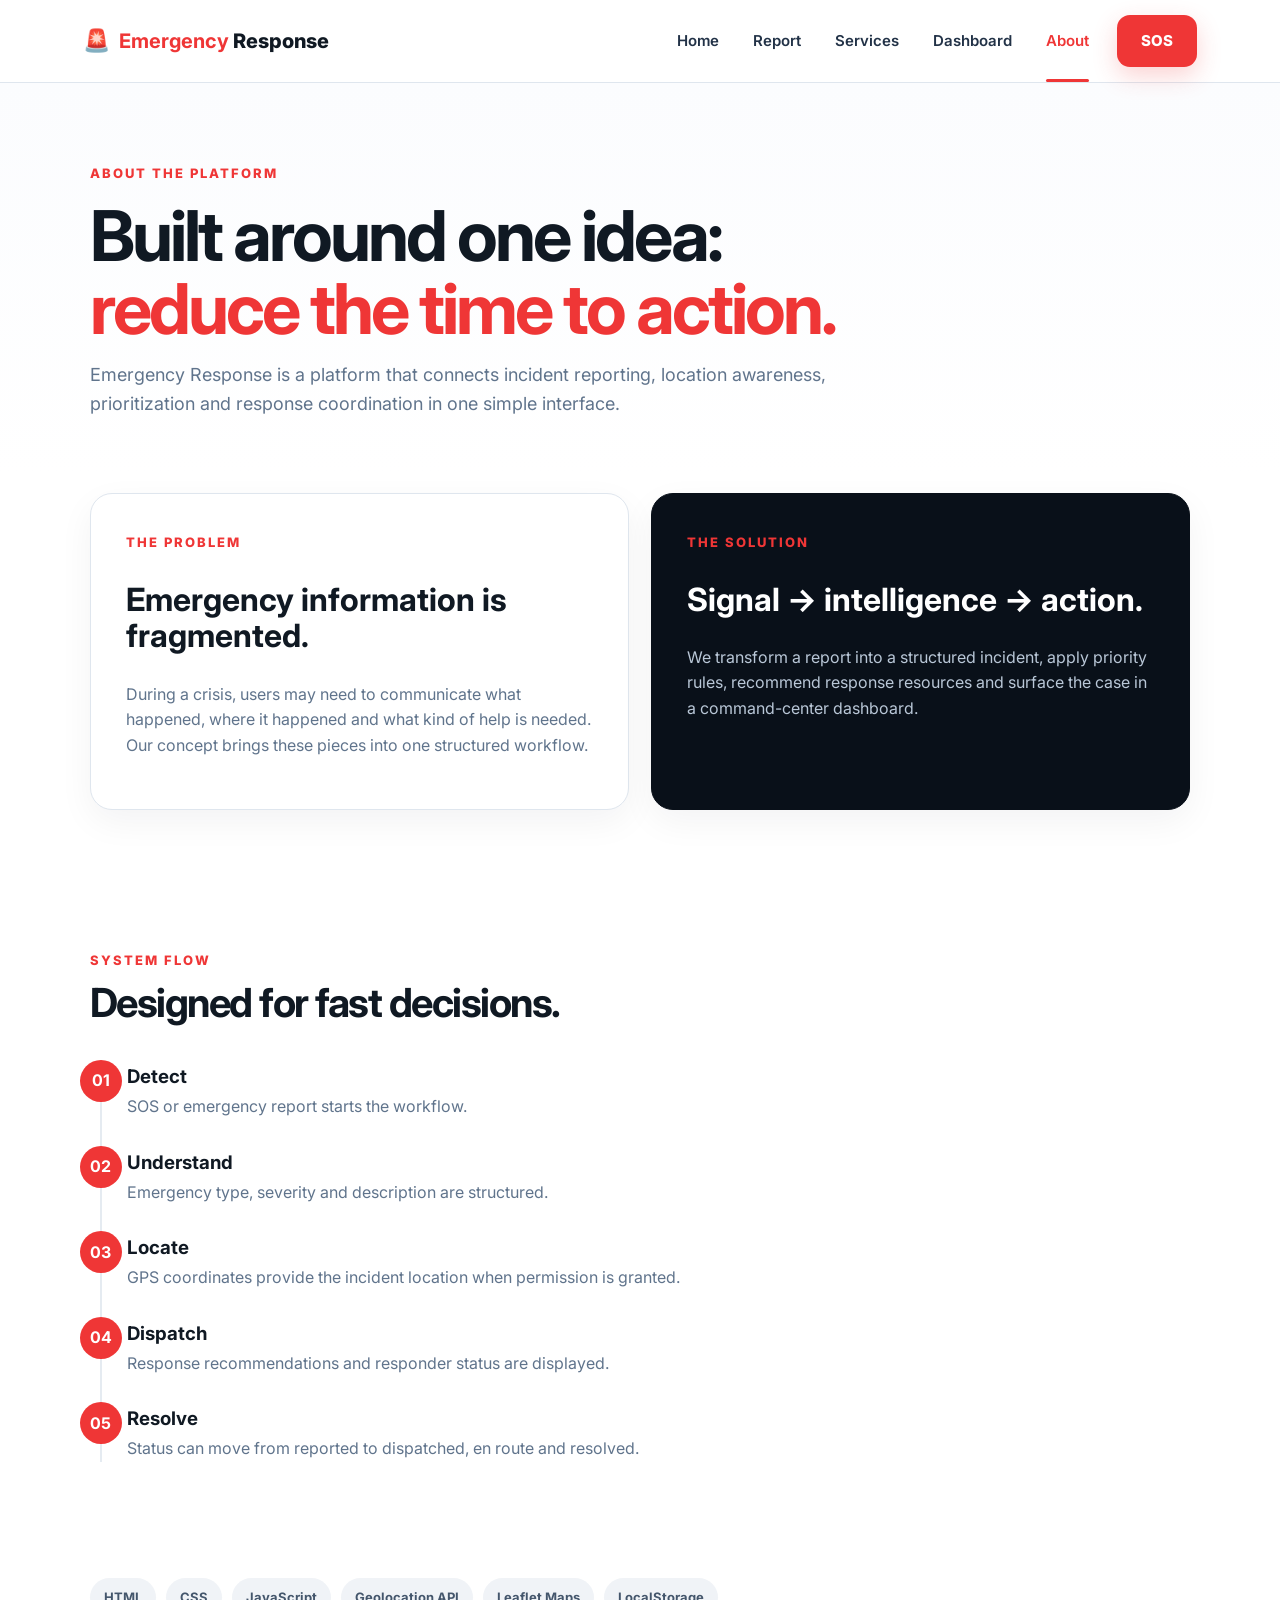
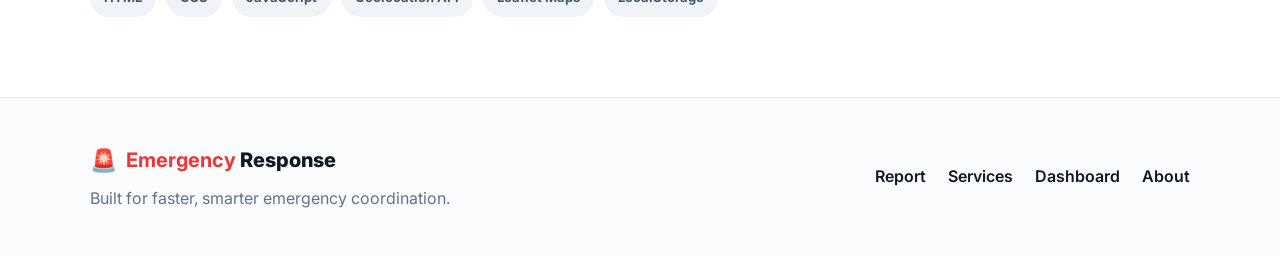
<file: about.html>
<!DOCTYPE html>
<html lang="en">

<head>
  <meta charset="UTF-8">

  <meta
    name="viewport"
    content="width=device-width, initial-scale=1.0"
  >

  <title>Emergency Response | About</title>
  <!-- FAVICON -->
  <link rel="icon" type="image/x-icon" href="logo.ico">
  <link rel="shortcut icon" type="image/x-icon" href="logo.ico">
  <link rel="preconnect" href="https://fonts.googleapis.com">
  <link rel="preconnect" href="https://fonts.gstatic.com" crossorigin>

  <link
    href="https://fonts.googleapis.com/css2?family=Inter:wght@400;500;600;700;800&display=swap"
    rel="stylesheet"
  >

  <link rel="stylesheet" href="css/style.css">
</head>


<body>

  <!-- NAVBAR -->
  <header class="navbar">

    <a class="brand" href="/">
      <span class="brand-icon">🚨</span>
      <span><b>Emergency</b> Response</span>
    </a>


    <nav class="nav-links" aria-label="Main navigation">

      <a href="/">
        Home
      </a>

      <a href="/report">
        Report
      </a>

      <a href="/services">
        Services
      </a>

      <a href="/dashboard">
        Dashboard
      </a>

      <a class="active" href="/about">
        About
      </a>

    </nav>


    <button
      class="sos-nav"
      onclick="openSOS()"
    >
      SOS
    </button>


    <button
      class="menu-btn"
      onclick="toggleMenu()"
      aria-label="Open menu"
    >
      ☰
    </button>

  </header>



  <main class="page-main">


    <!-- PAGE HERO -->
    <section class="page-hero">

      <div class="eyebrow">
        ABOUT THE PLATFORM
      </div>

      <h1>
        Built around one idea:<br>
        <span>reduce the time to action.</span>
      </h1>

      <p>
        Emergency Response is a platform that connects incident 
        reporting, location awareness, prioritization and response
        coordination in one simple interface.
      </p>

    </section>



    <!-- PROBLEM + SOLUTION -->
    <section class="about-grid">


      <!-- PROBLEM -->
      <div class="panel">

        <span class="panel-kicker">
          THE PROBLEM
        </span>

        <h2>
          Emergency information is fragmented.
        </h2>

        <p>
          During a crisis, users may need to communicate
          what happened, where it happened and what kind
          of help is needed. Our concept brings these pieces
          into one structured workflow.
        </p>

      </div>



      <!-- SOLUTION -->
      <div class="panel dark-panel">

        <span class="panel-kicker">
          THE SOLUTION
        </span>

        <h2>
          Signal → intelligence → action.
        </h2>

        <p>
          We transform a report into a structured incident,
          apply priority rules, recommend response resources
          and surface the case in a command-center dashboard.
        </p>

      </div>

    </section>



    <!-- SYSTEM FLOW -->
    <section class="section">

      <div class="section-heading">

        <div>

          <div class="eyebrow">
            SYSTEM FLOW
          </div>

          <h2>
            Designed for fast decisions.
          </h2>

        </div>

      </div>


      <div class="timeline">


        <!-- 01 -->
        <div>

          <b>
            01
          </b>

          <div>

            <h3>
              Detect
            </h3>

            <p>
              SOS or emergency report starts the workflow.
            </p>

          </div>

        </div>



        <!-- 02 -->
        <div>

          <b>
            02
          </b>

          <div>

            <h3>
              Understand
            </h3>

            <p>
              Emergency type, severity and description
              are structured.
            </p>

          </div>

        </div>



        <!-- 03 -->
        <div>

          <b>
            03
          </b>

          <div>

            <h3>
              Locate
            </h3>

            <p>
              GPS coordinates provide the incident location
              when permission is granted.
            </p>

          </div>

        </div>



        <!-- 04 -->
        <div>

          <b>
            04
          </b>

          <div>

            <h3>
              Dispatch
            </h3>

            <p>
              Response recommendations and responder
              status are displayed.
            </p>

          </div>

        </div>



        <!-- 05 -->
        <div>

          <b>
            05
          </b>

          <div>

            <h3>
              Resolve
            </h3>

            <p>
              Status can move from reported to dispatched,
              en route and resolved.
            </p>

          </div>

        </div>

      </div>

    </section>



    <!-- TECHNOLOGY -->
    <section class="tech-stack">

      <span>
        HTML
      </span>

      <span>
        CSS
      </span>

      <span>
        JavaScript
      </span>

      <span>
        Geolocation API
      </span>

      <span>
        Leaflet Maps
      </span>

      <span>
        LocalStorage
      </span>

    </section>

  </main>



  <!-- FOOTER -->
  <footer class="footer">

    <div>

      <a
        class="brand"
        href="/"
      >

        <span class="brand-icon">
          🚨
        </span>

        <span>
          <b>Emergency</b> Response
        </span>

      </a>

      <p>
        Built for faster, smarter emergency coordination.
      </p>

    </div>


    <div>

      <a href="/report">
        Report
      </a>

      <a href="/services">
        Services
      </a>

      <a href="/dashboard">
        Dashboard
      </a>

      <a href="/about">
        About
      </a>

    </div>

  </footer>



  <!-- SOS MODAL -->
  <div
    id="sosModal"
    class="modal hidden"
    role="dialog"
    aria-modal="true"
    aria-labelledby="sosTitle"
  >

    <div class="modal-card">

      <button
        class="modal-close"
        onclick="closeSOS()"
        aria-label="Close"
      >
        ×
      </button>


      <div class="modal-icon">
        SOS
      </div>


      <h2 id="sosTitle">
        Start emergency assistance?
      </h2>


      <p>
        Are you unsafe? Send SOS with location.
      </p>


      <div class="modal-actions">

        <button
          class="btn btn-secondary"
          onclick="closeSOS()"
        >
          Cancel
        </button>


        <button
          class="btn btn-danger"
          onclick="confirmSOS()"
        >
          Send SOS
        </button>

      </div>


      <div
        id="sosResult"
        class="result-box hidden"
      ></div>

    </div>

  </div>



  <script src="js/main.js"></script>

</body>

</html>
</file>
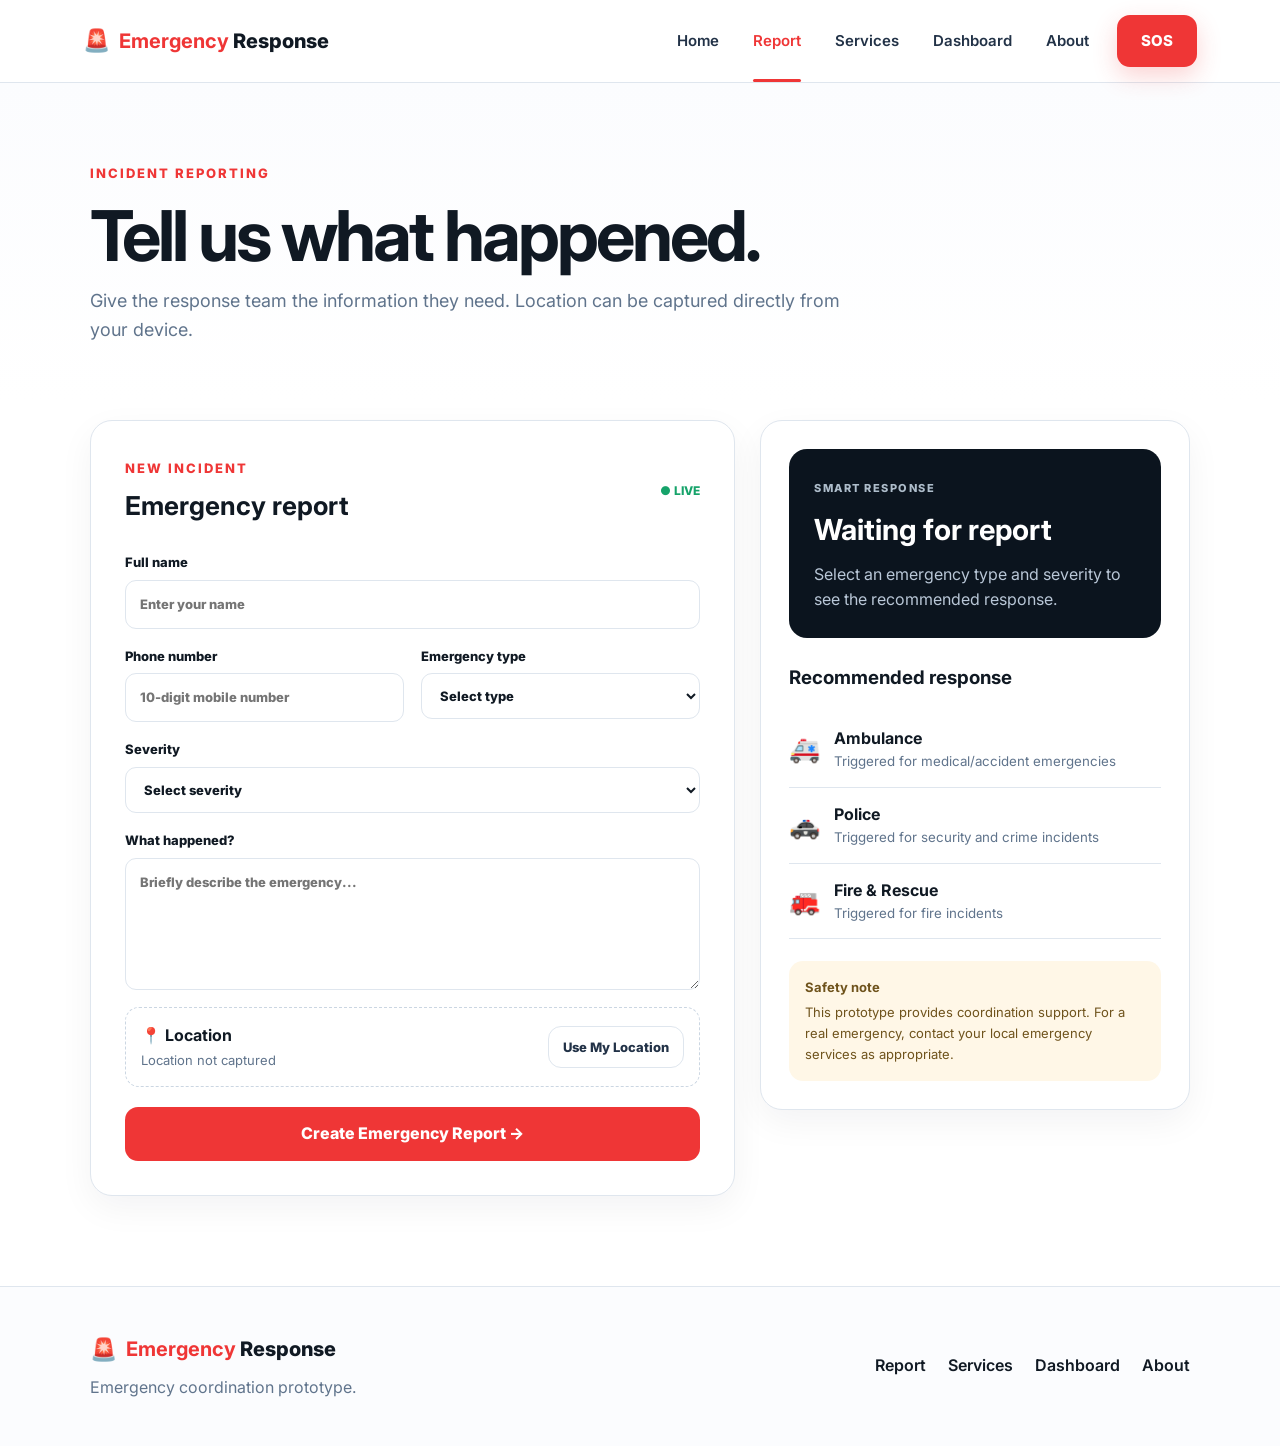
<file: report.html>
<!DOCTYPE html>
<html lang="en">

<head>
  <meta charset="UTF-8">
  <meta
    name="viewport"
    content="width=device-width, initial-scale=1.0"
  >

  <title>Emergency Response | Report</title>
  <!-- FAVICON -->
  <link rel="icon" type="image/x-icon" href="logo.ico">
  <link rel="shortcut icon" type="image/x-icon" href="logo.ico">
  <link rel="preconnect" href="https://fonts.googleapis.com">
  <link rel="preconnect" href="https://fonts.gstatic.com" crossorigin>

  <link
    href="https://fonts.googleapis.com/css2?family=Inter:wght@400;500;600;700;800&display=swap"
    rel="stylesheet"
  >

  <link rel="stylesheet" href="css/style.css">
</head>


<body>

  <!-- NAVBAR -->
  <header class="navbar">

    <a class="brand" href="/">
      <span class="brand-icon">🚨</span>
      <span><b>Emergency</b> Response</span>
    </a>


    <nav class="nav-links" aria-label="Main navigation">

      <a href="/">
        Home
      </a>

      <a class="active" href="/report">
        Report
      </a>

      <a href="/services">
        Services
      </a>

      <a href="/dashboard">
        Dashboard
      </a>

      <a href="/about">
        About
      </a>

    </nav>


    <button
      class="sos-nav"
      onclick="openSOS()"
    >
      SOS
    </button>


    <button
      class="menu-btn"
      onclick="toggleMenu()"
      aria-label="Open menu"
    >
      ☰
    </button>

  </header>



  <main class="page-main">

    <!-- PAGE HEADER -->
    <section class="page-hero">

      <div class="eyebrow">
        INCIDENT REPORTING
      </div>

      <h1>
        Tell us what happened.
      </h1>

      <p>
        Give the response team the information they need.
        Location can be captured directly from your device.
      </p>

    </section>



    <!-- REPORT SECTION -->
    <section class="report-layout">


      <!-- FORM -->
      <form
        id="reportForm"
        class="panel form-panel"
      >

        <div class="panel-head">

          <div>

            <span class="panel-kicker">
              NEW INCIDENT
            </span>

            <h2>
              Emergency report
            </h2>

          </div>

          <span class="live-dot">
            ● LIVE
          </span>

        </div>


        <!-- NAME -->
        <label>
          Full name

          <input
            id="name"
            type="text"
            placeholder="Enter your name"
            autocomplete="name"
            required
          >

        </label>


        <!-- PHONE + TYPE -->
        <div class="form-grid">

          <label>
            Phone number

            <input
              id="phone"
              type="tel"
              placeholder="10-digit mobile number"
              pattern="[0-9]{10}"
              maxlength="10"
              autocomplete="tel"
              required
            >

          </label>


          <label>
            Emergency type

            <select
              id="type"
              required
            >

              <option value="">
                Select type
              </option>

              <option value="Medical">
                Medical
              </option>

              <option value="Road Accident">
                Road Accident
              </option>

              <option value="Fire">
                Fire
              </option>

              <option value="Crime / Security">
                Crime / Security
              </option>

              <option value="Women Safety">
                Women Safety
              </option>

              <option value="Natural Disaster">
                Natural Disaster
              </option>

              <option value="Other">
                Other
              </option>

            </select>

          </label>

        </div>



        <!-- SEVERITY -->
        <label>
          Severity

          <select
            id="severity"
            required
          >

            <option value="">
              Select severity
            </option>

            <option value="Critical">
              Critical - immediate danger
            </option>

            <option value="High">
              High - urgent response
            </option>

            <option value="Medium">
              Medium - assistance needed
            </option>

            <option value="Low">
              Low - non-urgent
            </option>

          </select>

        </label>



        <!-- DESCRIPTION -->
        <label>
          What happened?

          <textarea
            id="description"
            rows="5"
            placeholder="Briefly describe the emergency..."
            required
          ></textarea>

        </label>



        <!-- LOCATION -->
        <div class="location-box">

          <div>

            <strong>
              📍 Location
            </strong>

            <p id="locationText">
              Location not captured
            </p>

          </div>


          <button
            type="button"
            class="btn btn-secondary small"
            onclick="captureLocation()"
          >
            Use My Location
          </button>

        </div>


        <!-- HIDDEN GPS VALUES -->
        <input
          type="hidden"
          id="lat"
        >

        <input
          type="hidden"
          id="lng"
        >



        <!-- SUBMIT -->
        <button
          class="btn btn-primary wide"
          type="submit"
        >
          Create Emergency Report →
        </button>


        <!-- RESULT -->
        <div
          id="formResult"
          class="result-box hidden"
          aria-live="polite"
        ></div>

      </form>



      <!-- SMART RESPONSE SIDE -->
      <aside class="panel side-panel">


        <div class="priority-preview">

          <span>
            SMART RESPONSE
          </span>

          <strong id="priorityLabel">
            Waiting for report
          </strong>

          <p id="priorityText">
            Select an emergency type and severity
            to see the recommended response.
          </p>

        </div>



        <div class="response-list">

          <h3>
            Recommended response
          </h3>


          <div id="responseItems">

            <div class="response-item">

              <span>
                🚑
              </span>

              <div>
                <b>
                  Ambulance
                </b>

                <small>
                  Triggered for medical/accident emergencies
                </small>
              </div>

            </div>


            <div class="response-item">

              <span>
                🚓
              </span>

              <div>
                <b>
                  Police
                </b>

                <small>
                  Triggered for security and crime incidents
                </small>
              </div>

            </div>


            <div class="response-item">

              <span>
                🚒
              </span>

              <div>
                <b>
                  Fire & Rescue
                </b>

                <small>
                  Triggered for fire incidents
                </small>
              </div>

            </div>

          </div>

        </div>



        <!-- SAFETY NOTE -->
        <div class="safety-note">

          <b>
            Safety note
          </b>

          <p>
            This prototype provides coordination support.
            For a real emergency, contact your local
            emergency services as appropriate.
          </p>

        </div>

      </aside>

    </section>

  </main>



  <!-- FOOTER -->
  <footer class="footer">

    <div>

      <a
        class="brand"
        href="/"
      >

        <span class="brand-icon">
          🚨
        </span>

        <span>
          <b>Emergency</b> Response
        </span>

      </a>

      <p>
        Emergency coordination prototype.
      </p>

    </div>


    <div>

      <a href="/report">
        Report
      </a>

      <a href="/services">
        Services
      </a>

      <a href="/dashboard">
        Dashboard
      </a>

      <a href="/about">
        About
      </a>

    </div>

  </footer>



  <!-- SOS MODAL -->
  <div
    id="sosModal"
    class="modal hidden"
    role="dialog"
    aria-modal="true"
    aria-labelledby="sosTitle"
  >

    <div class="modal-card">

      <button
        class="modal-close"
        onclick="closeSOS()"
        aria-label="Close"
      >
        ×
      </button>


      <div class="modal-icon">
        SOS
      </div>


      <h2 id="sosTitle">
        Start emergency assistance?
      </h2>


      <p>
        Are you unsafe? Send SOS with location.
      </p>


      <div class="modal-actions">

        <button
          class="btn btn-secondary"
          onclick="closeSOS()"
        >
          Cancel
        </button>


        <button
          class="btn btn-danger"
          onclick="confirmSOS()"
        >
          Send SOS
        </button>

      </div>


      <div
        id="sosResult"
        class="result-box hidden"
      ></div>

    </div>

  </div>



  <!-- JAVASCRIPT -->
  <script src="js/main.js"></script>
  <script src="js/report.js"></script>

</body>

</html>
</file>
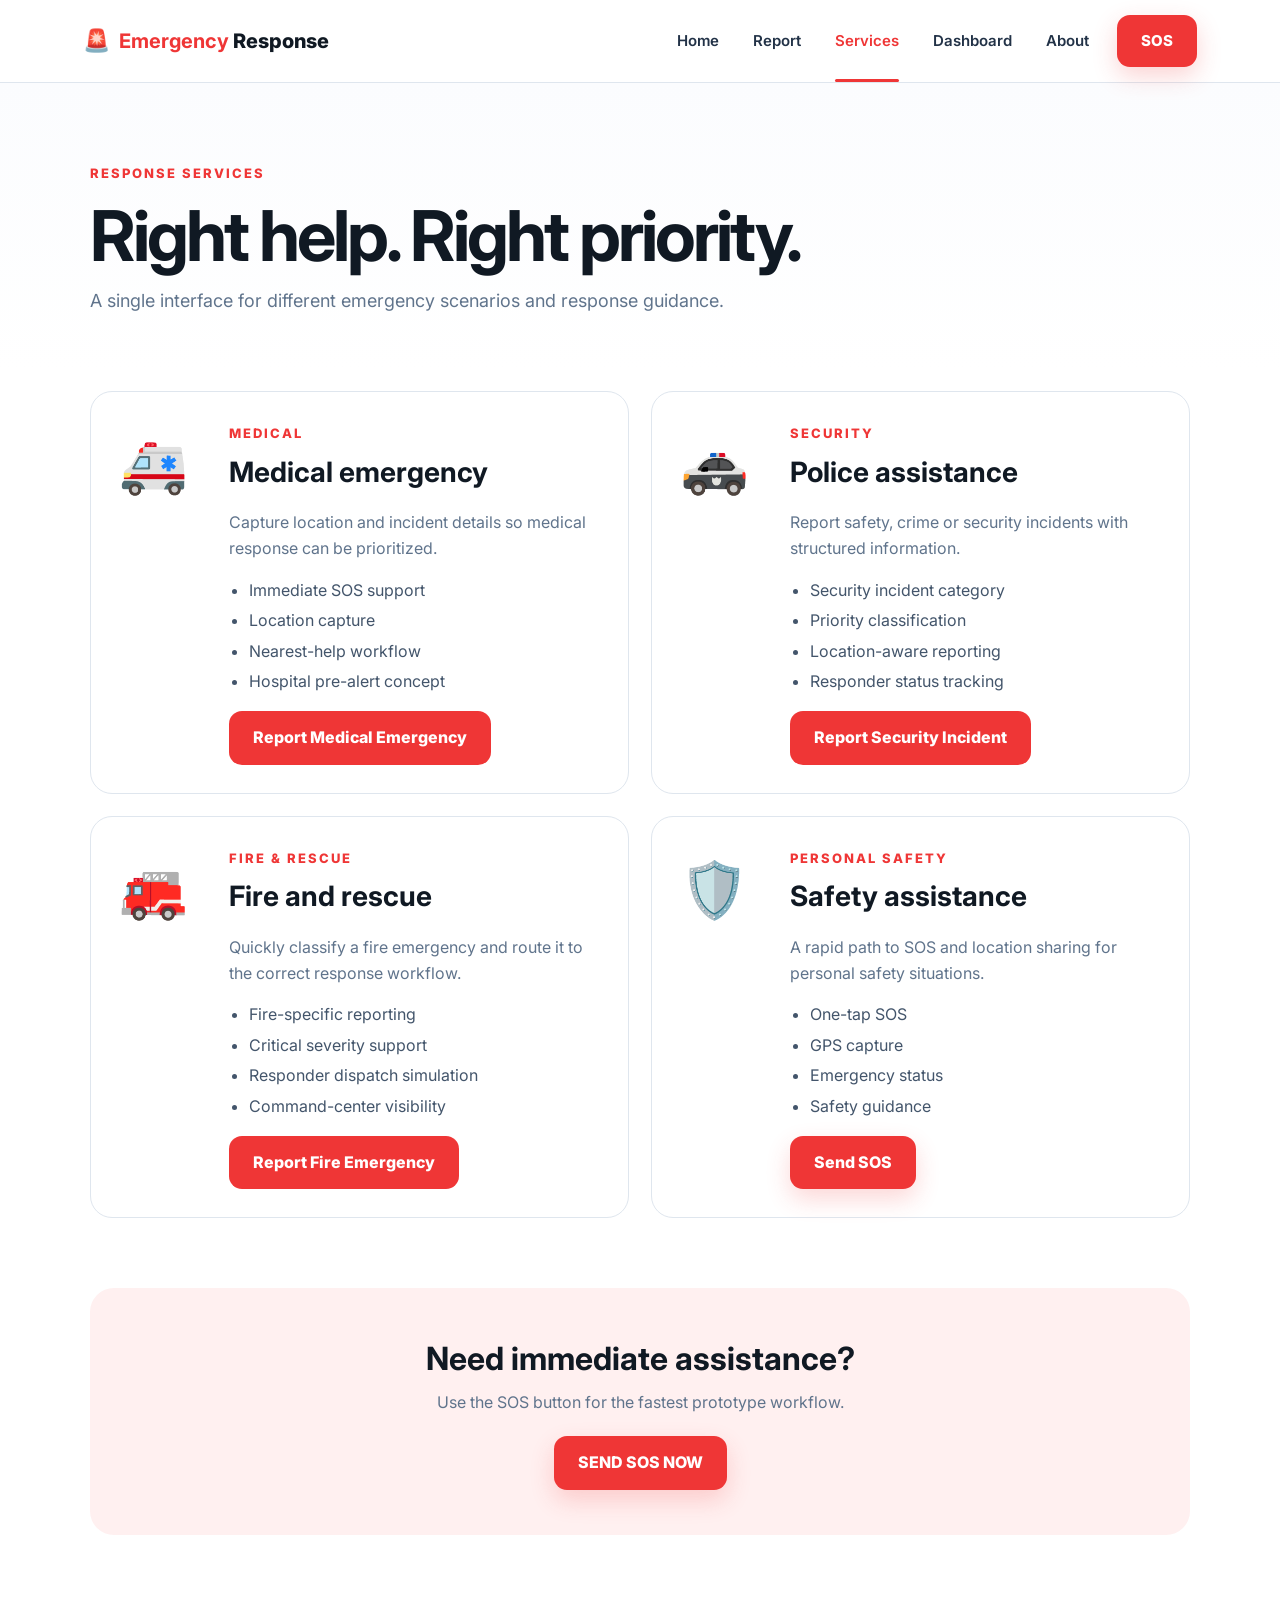
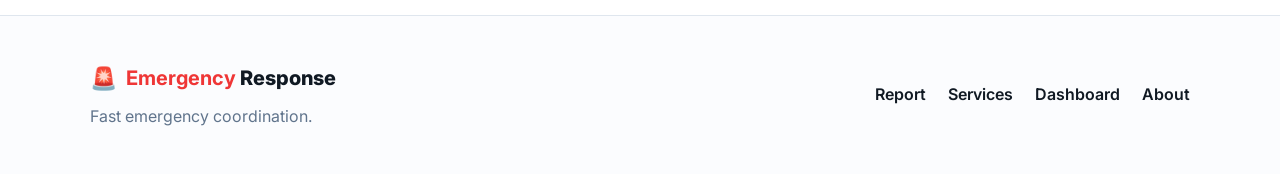
<file: services.html>
<!DOCTYPE html>
<html lang="en">

<head>
  <meta charset="UTF-8">

  <meta
    name="viewport"
    content="width=device-width, initial-scale=1.0"
  >

  <title>Emergency Response | Services</title>
  <!-- FAVICON -->
  <link rel="icon" type="image/x-icon" href="logo.ico">
  <link rel="shortcut icon" type="image/x-icon" href="logo.ico">
  <link rel="preconnect" href="https://fonts.googleapis.com">
  <link rel="preconnect" href="https://fonts.gstatic.com" crossorigin>

  <link
    href="https://fonts.googleapis.com/css2?family=Inter:wght@400;500;600;700;800&display=swap"
    rel="stylesheet"
  >

  <link rel="stylesheet" href="css/style.css">
</head>


<body>

  <!-- NAVBAR -->
  <header class="navbar">

    <!-- LOGO -->
    <a class="brand" href="/">
      <span class="brand-icon">🚨</span>
      <span><b>Emergency</b> Response</span>
    </a>


    <!-- NAVIGATION -->
    <nav class="nav-links" aria-label="Main navigation">

      <a href="/">
        Home
      </a>

      <a href="/report">
        Report
      </a>

      <a class="active" href="/services">
        Services
      </a>

      <a href="/dashboard">
        Dashboard
      </a>

      <a href="/about">
        About
      </a>

    </nav>


    <!-- SOS -->
    <button
      class="sos-nav"
      onclick="openSOS()"
    >
      SOS
    </button>


    <!-- MOBILE MENU -->
    <button
      class="menu-btn"
      onclick="toggleMenu()"
      aria-label="Open menu"
    >
      ☰
    </button>

  </header>



  <main class="page-main">

    <!-- PAGE HERO -->
    <section class="page-hero">

      <div class="eyebrow">
        RESPONSE SERVICES
      </div>

      <h1>
        Right help. Right priority.
      </h1>

      <p>
        A single interface for different emergency
        scenarios and response guidance.
      </p>

    </section>



    <!-- SERVICES -->
    <section class="service-detail-grid">


      <!-- MEDICAL -->
      <article
        id="medical"
        class="service-detail"
      >

        <div class="big-icon">
          🚑
        </div>


        <div>

          <span class="panel-kicker">
            MEDICAL
          </span>

          <h2>
            Medical emergency
          </h2>

          <p>
            Capture location and incident details so
            medical response can be prioritized.
          </p>


          <ul>
            <li>
              Immediate SOS support
            </li>

            <li>
              Location capture
            </li>

            <li>
              Nearest-help workflow
            </li>

            <li>
              Hospital pre-alert concept
            </li>
          </ul>


          <!-- CLEAN URL -->
          <a
            class="btn btn-primary"
            href="/report?type=Medical"
          >
            Report Medical Emergency
          </a>

        </div>

      </article>



      <!-- POLICE -->
      <article
        id="police"
        class="service-detail"
      >

        <div class="big-icon">
          🚓
        </div>


        <div>

          <span class="panel-kicker">
            SECURITY
          </span>

          <h2>
            Police assistance
          </h2>

          <p>
            Report safety, crime or security incidents
            with structured information.
          </p>


          <ul>

            <li>
              Security incident category
            </li>

            <li>
              Priority classification
            </li>

            <li>
              Location-aware reporting
            </li>

            <li>
              Responder status tracking
            </li>

          </ul>


          <!-- CLEAN URL -->
          <a
            class="btn btn-primary"
            href="/report?type=Crime%20%2F%20Security"
          >
            Report Security Incident
          </a>

        </div>

      </article>



      <!-- FIRE -->
      <article
        id="fire"
        class="service-detail"
      >

        <div class="big-icon">
          🚒
        </div>


        <div>

          <span class="panel-kicker">
            FIRE & RESCUE
          </span>

          <h2>
            Fire and rescue
          </h2>

          <p>
            Quickly classify a fire emergency and route
            it to the correct response workflow.
          </p>


          <ul>

            <li>
              Fire-specific reporting
            </li>

            <li>
              Critical severity support
            </li>

            <li>
              Responder dispatch simulation
            </li>

            <li>
              Command-center visibility
            </li>

          </ul>


          <!-- CLEAN URL -->
          <a
            class="btn btn-primary"
            href="/report?type=Fire"
          >
            Report Fire Emergency
          </a>

        </div>

      </article>



      <!-- SAFETY -->
      <article
        id="safety"
        class="service-detail"
      >

        <div class="big-icon">
          🛡️
        </div>


        <div>

          <span class="panel-kicker">
            PERSONAL SAFETY
          </span>

          <h2>
            Safety assistance
          </h2>

          <p>
            A rapid path to SOS and location sharing
            for personal safety situations.
          </p>


          <ul>

            <li>
              One-tap SOS
            </li>

            <li>
              GPS capture
            </li>

            <li>
              Emergency status
            </li>

            <li>
              Safety guidance
            </li>

          </ul>


          <button
            class="btn btn-danger"
            onclick="openSOS()"
          >
            Send SOS
          </button>

        </div>

      </article>

    </section>



    <!-- SOS CALLOUT -->
    <section class="info-callout">

      <h2>
        Need immediate assistance?
      </h2>

      <p>
        Use the SOS button for the fastest
        prototype workflow.
      </p>

      <button
        class="btn btn-danger"
        onclick="openSOS()"
      >
        SEND SOS NOW
      </button>

    </section>

  </main>



  <!-- FOOTER -->
  <footer class="footer">

    <div>

      <a
        class="brand"
        href="/"
      >

        <span class="brand-icon">
          🚨
        </span>

        <span>
          <b>Emergency</b> Response
        </span>

      </a>

      <p>
        Fast emergency coordination.
      </p>

    </div>


    <div>

      <a href="/report">
        Report
      </a>

      <a href="/services">
        Services
      </a>

      <a href="/dashboard">
        Dashboard
      </a>

      <a href="/about">
        About
      </a>

    </div>

  </footer>



  <!-- SOS MODAL -->
  <div
    id="sosModal"
    class="modal hidden"
    role="dialog"
    aria-modal="true"
    aria-labelledby="sosTitle"
  >

    <div class="modal-card">

      <button
        class="modal-close"
        onclick="closeSOS()"
        aria-label="Close"
      >
        ×
      </button>


      <div class="modal-icon">
        SOS
      </div>


      <h2 id="sosTitle">
        Start emergency assistance?
      </h2>


      <p>
        Are you unsafe? Send SOS with location.
      </p>


      <div class="modal-actions">

        <button
          class="btn btn-secondary"
          onclick="closeSOS()"
        >
          Cancel
        </button>


        <button
          class="btn btn-danger"
          onclick="confirmSOS()"
        >
          Send SOS
        </button>

      </div>


      <div
        id="sosResult"
        class="result-box hidden"
      ></div>

    </div>

  </div>



  <!-- JAVASCRIPT -->
  <script src="js/main.js"></script>

</body>

</html>
</file>
<file: css/style.css>
/* =========================================================
   EMERGENCY RESPONSE PLATFORM
   MAIN STYLE SHEET
   ========================================================= */

:root {
  --red: #ef3636;
  --red-dark: #c92727;

  --ink: #101923;
  --muted: #60748c;

  --line: #dfe6ee;
  --soft: #f6f8fb;
  --white: #ffffff;

  --dark: #091019;

  --green: #16a36a;
  --amber: #e99a16;

  --shadow: 0 20px 50px rgba(16, 25, 35, 0.10);
  --radius: 22px;
}


/* =========================================================
   RESET
   ========================================================= */

* {
  box-sizing: border-box;
}

html {
  scroll-behavior: auto;
}

body {
  margin: 0;
  padding: 0;
  font-family: Inter, system-ui, sans-serif;
  color: var(--ink);
  background: #ffffff;
  line-height: 1.6;
}

a {
  color: inherit;
  text-decoration: none;
}

button,
input,
select,
textarea {
  font: inherit;
}

button {
  cursor: pointer;
}


/* =========================================================
   NAVBAR
   ========================================================= */

.navbar {
  position: sticky;
  top: 0;
  z-index: 1000;

  min-height: 82px;

  display: flex;
  align-items: center;

  padding: 0 6.5%;
  gap: 28px;

  background: rgba(255, 255, 255, 0.97);
  border-bottom: 1px solid var(--line);

  backdrop-filter: blur(10px);
}


/* BRAND */

.brand {
  display: inline-flex;
  align-items: center;
  gap: 9px;

  font-size: 20px;
  font-weight: 800;

  white-space: nowrap;
}

.brand b {
  color: var(--red);
}

.brand-icon {
  display: inline-flex;
  align-items: center;
  justify-content: center;

  font-size: 22px;
}


/* NAVIGATION */

.nav-links {
  display: flex;
  align-items: center;

  gap: 34px;
  margin-left: auto;

  height: 100%;
}

.nav-links a {
  position: relative;

  display: flex;
  align-items: center;

  min-height: 82px;

  padding: 0;

  color: #223247;

  font-size: 15px;
  font-weight: 600;

  transition: 0.2s ease;
}

.nav-links a:hover,
.nav-links a.active {
  color: var(--red);
}

.nav-links a.active::after {
  content: "";

  position: absolute;
  left: 0;
  right: 0;
  bottom: 0;

  height: 3px;

  background: var(--red);
  border-radius: 3px;
}


/* SOS NAV BUTTON */

.sos-nav {
  border: 0;

  padding: 14px 24px;

  background: var(--red);
  color: #ffffff;

  font-size: 15px;
  font-weight: 800;

  border-radius: 13px;

  box-shadow: 0 9px 25px rgba(239, 54, 54, 0.22);

  transition: 0.2s ease;
}

.sos-nav:hover {
  background: var(--red-dark);

  transform: translateY(-2px);

  box-shadow: 0 12px 30px rgba(239, 54, 54, 0.30);
}


/* MOBILE MENU BUTTON */

.menu-btn {
  display: none;

  border: 0;
  background: transparent;

  color: var(--ink);

  font-size: 25px;
  line-height: 1;

  padding: 5px;
}


/* =========================================================
   HERO
   ========================================================= */

.hero {
  min-height: 680px;

  display: grid;
  grid-template-columns: 1.2fr 0.8fr;

  gap: 60px;

  align-items: center;

  padding: 70px 7%;

  background:
    radial-gradient(
      circle at 90% 10%,
      #fff0f0 0,
      transparent 30%
    ),
    linear-gradient(
      180deg,
      #ffffff,
      #f8fafc
    );
}

.hero-copy {
  max-width: 780px;
}

.eyebrow,
.panel-kicker {
  color: var(--red);

  font-size: 13px;
  font-weight: 800;

  letter-spacing: 2px;
}

.hero h1 {
  margin: 28px 0 24px;

  font-size: clamp(48px, 6vw, 82px);
  line-height: 1.03;

  letter-spacing: -4px;
}

.hero h1 span,
.page-hero h1 span {
  color: var(--red);
}

.hero-text {
  max-width: 720px;

  margin: 0;

  color: var(--muted);

  font-size: 19px;
}

.hero-actions {
  display: flex;
  align-items: center;

  gap: 16px;

  margin-top: 34px;

  flex-wrap: wrap;
}


/* =========================================================
   BUTTONS
   ========================================================= */

.btn {
  display: inline-flex;
  align-items: center;
  justify-content: center;

  min-height: 50px;

  padding: 14px 24px;

  border: 0;
  border-radius: 13px;

  font-weight: 800;

  transition: 0.2s ease;
}

.btn:hover {
  transform: translateY(-2px);
}

.btn-primary {
  background: var(--red);
  color: #ffffff;
}

.btn-primary:hover {
  background: var(--red-dark);
}

.btn-danger {
  background: var(--red);
  color: #ffffff;

  box-shadow: 0 10px 25px rgba(239, 54, 54, 0.20);
}

.btn-danger:hover {
  background: var(--red-dark);
}

.btn-secondary {
  background: #ffffff;
  color: #223247;

  border: 1px solid var(--line);
}

.btn-secondary:hover {
  background: #f8fafc;
}

.btn-light {
  background: #ffffff;
  color: var(--ink);
}

.btn.small {
  min-height: 42px;

  padding: 10px 14px;

  font-size: 13px;
}

.wide {
  width: 100%;
}


/* =========================================================
   LOCATION STATUS
   ========================================================= */

.location-status {
  min-height: 22px;

  margin-top: 16px;

  color: var(--green);

  font-size: 14px;
  font-weight: 600;
}


/* =========================================================
   SOS CARD
   ========================================================= */

.sos-card {
  position: relative;

  min-height: 490px;

  display: flex;
  flex-direction: column;

  align-items: center;
  justify-content: center;

  padding: 55px 45px;

  overflow: hidden;

  border-radius: 32px;

  background: var(--dark);
  color: #ffffff;

  text-align: center;

  box-shadow: var(--shadow);
}

.sos-card::before {
  content: "";

  position: absolute;

  width: 290px;
  height: 290px;

  border: 1px solid #24303c;

  border-radius: 50%;
}

.sos-circle {
  position: relative;
  z-index: 1;

  width: 148px;
  height: 148px;

  display: grid;
  place-items: center;

  border-radius: 50%;

  background: var(--red);

  font-size: 38px;
  font-weight: 900;

  box-shadow:
    0 0 0 18px rgba(239, 54, 54, 0.05),
    0 0 40px rgba(239, 54, 54, 0.25);
}

.sos-card h2 {
  position: relative;
  z-index: 1;

  margin: 28px 0 6px;

  font-size: 25px;
}

.sos-card p {
  position: relative;
  z-index: 1;

  max-width: 360px;

  margin: 0;

  color: #b9c7d7;
}

.sos-card .btn {
  position: relative;
  z-index: 1;

  margin-top: 20px;
}


/* =========================================================
   STATS
   ========================================================= */

.stats-strip {
  display: grid;
  grid-template-columns: repeat(4, 1fr);

  border-top: 1px solid var(--line);
  border-bottom: 1px solid var(--line);
}

.stats-strip div {
  padding: 28px;

  text-align: center;

  border-right: 1px solid var(--line);
}

.stats-strip div:last-child {
  border-right: 0;
}

.stats-strip strong {
  display: block;

  margin-bottom: 3px;

  font-size: 30px;
}

.stats-strip span {
  color: var(--muted);

  font-size: 13px;
}


/* =========================================================
   GENERAL SECTION
   ========================================================= */

.section {
  padding: 90px 7%;
}

.section.compact {
  padding-top: 35px;
}

.section-heading {
  display: flex;
  align-items: end;
  justify-content: space-between;

  gap: 30px;

  margin-bottom: 35px;
}

.section-heading h2 {
  margin: 10px 0 0;

  font-size: 40px;
  line-height: 1.1;

  letter-spacing: -1.5px;
}

.section-heading > p {
  max-width: 450px;

  margin: 0;

  color: var(--muted);
}


/* =========================================================
   WORKFLOW
   ========================================================= */

.workflow {
  display: grid;
  grid-template-columns: repeat(4, 1fr);

  gap: 18px;
}

.workflow-card {
  padding: 28px;

  background: #ffffff;

  border: 1px solid var(--line);
  border-radius: 18px;

  transition: 0.2s ease;
}

.workflow-card:hover {
  transform: translateY(-4px);
  box-shadow: var(--shadow);
}

.workflow-card span {
  color: var(--red);

  font-weight: 900;
}

.workflow-card h3 {
  margin: 15px 0 5px;

  font-size: 21px;
}

.workflow-card p {
  margin: 0;

  color: var(--muted);
}


/* =========================================================
   FEATURE BAND
   ========================================================= */

.feature-band {
  display: flex;
  align-items: center;
  justify-content: space-between;

  gap: 30px;

  margin: 10px 7% 70px;
  padding: 55px;

  border-radius: 26px;

  background: var(--dark);
  color: #ffffff;
}

.feature-band h2 {
  margin: 8px 0;

  font-size: 38px;
  line-height: 1.1;
}

.feature-band p {
  max-width: 650px;

  margin: 0;

  color: #b9c7d7;
}


/* =========================================================
   SERVICE CARDS
   ========================================================= */

.service-grid {
  display: grid;
  grid-template-columns: repeat(4, 1fr);

  gap: 16px;
}

.service-card {
  padding: 26px;

  background: #ffffff;

  border: 1px solid var(--line);
  border-radius: 18px;

  transition: 0.2s ease;
}

.service-card:hover {
  transform: translateY(-4px);
  box-shadow: var(--shadow);
}

.service-card span {
  display: block;

  margin-bottom: 10px;

  font-size: 30px;
}

.service-card h3 {
  margin: 0 0 3px;

  font-size: 20px;
}

.service-card p {
  margin: 0;

  color: var(--muted);
}


/* =========================================================
   FOOTER
   ========================================================= */

.footer {
  display: flex;
  align-items: center;
  justify-content: space-between;

  gap: 40px;

  padding: 45px 7%;

  background: #fbfcfe;

  border-top: 1px solid var(--line);
}

.footer p {
  margin: 8px 0 0;

  color: var(--muted);
}

.footer > div:last-child {
  display: flex;
  align-items: center;

  gap: 22px;

  font-weight: 600;
}

.footer > div:last-child a {
  transition: 0.2s ease;
}

.footer > div:last-child a:hover {
  color: var(--red);
}


/* =========================================================
   PAGE HEADER
   ========================================================= */

.page-main {
  min-height: calc(100vh - 82px);
}

.page-hero {
  padding: 80px 7% 55px;

  background: linear-gradient(
    180deg,
    #fbfcfe,
    #ffffff
  );
}

.page-hero h1 {
  margin: 15px 0;

  font-size: clamp(44px, 6vw, 70px);
  line-height: 1.05;

  letter-spacing: -3px;
}

.page-hero p {
  max-width: 760px;

  margin: 0;

  color: var(--muted);

  font-size: 18px;
}


/* =========================================================
   REPORT PAGE
   ========================================================= */

.report-layout {
  display: grid;
  grid-template-columns: 1.2fr 0.8fr;

  gap: 25px;

  padding: 20px 7% 90px;
}


/* PANEL */

.panel {
  background: #ffffff;

  border: 1px solid var(--line);
  border-radius: var(--radius);

  box-shadow: 0 12px 35px rgba(16, 25, 35, 0.05);
}

.form-panel {
  padding: 34px;
}

.panel-head {
  display: flex;
  align-items: center;
  justify-content: space-between;

  gap: 20px;

  margin-bottom: 25px;
}

.panel-head h2 {
  margin: 5px 0 0;

  font-size: 26px;
}

.live-dot {
  color: var(--green);

  font-size: 12px;
  font-weight: 800;
}


/* FORM */

.form-panel label {
  display: block;

  margin-bottom: 17px;

  font-size: 13px;
  font-weight: 800;
}

.form-panel input,
.form-panel select,
.form-panel textarea {
  display: block;

  width: 100%;

  margin-top: 7px;

  padding: 13px 14px;

  outline: none;

  background: #ffffff;
  color: var(--ink);

  border: 1px solid var(--line);
  border-radius: 11px;
}

.form-panel input:focus,
.form-panel select:focus,
.form-panel textarea:focus {
  border-color: var(--red);

  box-shadow:
    0 0 0 3px rgba(239, 54, 54, 0.08);
}

.form-grid {
  display: grid;
  grid-template-columns: 1fr 1fr;

  gap: 17px;
}


/* LOCATION */

.location-box {
  display: flex;
  align-items: center;
  justify-content: space-between;

  gap: 15px;

  padding: 15px;
  margin: 5px 0 20px;

  border: 1px dashed #cbd6e2;
  border-radius: 14px;
}

.location-box p {
  margin: 2px 0 0;

  color: var(--muted);

  font-size: 13px;
}


/* SIDE PANEL */

.side-panel {
  height: max-content;

  padding: 28px;
}

.priority-preview {
  padding: 25px;

  background: #0b141e;
  color: #ffffff;

  border-radius: 18px;
}

.priority-preview span {
  color: #aebdcb;

  font-size: 11px;
  font-weight: 800;

  letter-spacing: 1.5px;
}

.priority-preview strong {
  display: block;

  margin: 8px 0;

  font-size: 29px;
}

.priority-preview p {
  margin: 0;

  color: #b9c7d7;
}

.response-list {
  padding-top: 25px;
}

.response-list h3 {
  margin-top: 0;
}

.response-item {
  display: flex;
  align-items: center;

  gap: 14px;

  padding: 14px 0;

  border-bottom: 1px solid var(--line);
}

.response-item > span {
  font-size: 25px;
}

.response-item b,
.response-item small {
  display: block;
}

.response-item small {
  color: var(--muted);
}


/* SAFETY */

.safety-note {
  margin-top: 22px;
  padding: 16px;

  background: #fff7e7;

  border-radius: 14px;

  color: #6f531c;

  font-size: 13px;
}

.safety-note p {
  margin: 4px 0 0;
}


/* RESULT */

.result-box {
  margin-top: 18px;
  padding: 15px;

  background: #edf9f3;

  border-radius: 13px;

  color: #146b49;

  font-weight: 700;
}

.result-box.hidden {
  display: none;
}


/* =========================================================
   SERVICES PAGE
   ========================================================= */

.service-detail-grid {
  display: grid;
  grid-template-columns: 1fr 1fr;

  gap: 22px;

  padding: 20px 7% 70px;
}

.service-detail {
  display: grid;
  grid-template-columns: 90px 1fr;

  gap: 20px;

  padding: 28px;

  border: 1px solid var(--line);
  border-radius: 22px;

  background: #ffffff;
}

.big-icon {
  font-size: 55px;
}

.service-detail h2 {
  margin: 4px 0 8px;

  font-size: 28px;
}

.service-detail p {
  color: var(--muted);
}

.service-detail ul {
  padding-left: 20px;

  color: #43556b;
}

.service-detail li {
  margin: 5px 0;
}


/* CALLOUT */

.info-callout {
  margin: 0 7% 80px;
  padding: 45px;

  background: #fff0f0;

  border-radius: 24px;

  text-align: center;
}

.info-callout h2 {
  margin: 0 0 6px;

  font-size: 32px;
}

.info-callout p {
  margin: 0 0 20px;

  color: var(--muted);
}


/* =========================================================
   ABOUT PAGE
   ========================================================= */

.about-grid {
  display: grid;
  grid-template-columns: 1fr 1fr;

  gap: 22px;

  padding: 20px 7% 50px;
}

.about-grid .panel {
  padding: 35px;
}

.about-grid h2 {
  font-size: 32px;
  line-height: 1.15;
}

.about-grid p {
  color: var(--muted);
}

.dark-panel {
  background: var(--dark);
  color: #ffffff;

  border-color: var(--dark);
}

.dark-panel p {
  color: #b9c7d7;
}


/* =========================================================
   TIMELINE
   ========================================================= */

.timeline {
  max-width: 850px;

  margin-left: 10px;

  padding-left: 0;

  border-left: 2px solid #e5ebf1;
}

.timeline > div {
  position: relative;

  display: flex;

  gap: 22px;

  margin-bottom: 26px;

  padding-left: 25px;
}

.timeline > div > b {
  position: absolute;

  left: -22px;

  width: 42px;
  height: 42px;

  display: grid;
  place-items: center;

  background: var(--red);
  color: #ffffff;

  border-radius: 50%;
}

.timeline h3 {
  margin: 2px 0;
}

.timeline p {
  margin: 0;

  color: var(--muted);
}


/* =========================================================
   TECHNOLOGY STACK
   ========================================================= */

.tech-stack {
  display: flex;
  flex-wrap: wrap;

  gap: 10px;

  padding: 0 7% 80px;
}

.tech-stack span {
  padding: 9px 14px;

  background: #f0f3f7;

  border-radius: 999px;

  color: #44566c;

  font-size: 13px;
  font-weight: 700;
}


/* =========================================================
   SOS MODAL
   ========================================================= */

.modal {
  position: fixed;
  inset: 0;
  z-index: 3000;

  display: grid;
  place-items: center;

  padding: 20px;

  background: rgba(3, 8, 13, 0.65);
}

.modal.hidden {
  display: none;
}

.modal-card {
  position: relative;

  width: min(470px, 100%);

  padding: 35px;

  background: #ffffff;

  border-radius: 24px;

  text-align: center;

  box-shadow:
    0 25px 70px rgba(0, 0, 0, 0.30);
}

.modal-close {
  position: absolute;

  top: 13px;
  right: 18px;

  border: 0;
  background: transparent;

  color: #667;

  font-size: 30px;

  line-height: 1;
}

.modal-icon {
  width: 80px;
  height: 80px;

  display: grid;
  place-items: center;

  margin: 0 auto 18px;

  background: var(--red);
  color: #ffffff;

  border-radius: 50%;

  font-size: 23px;
  font-weight: 900;
}

.modal-card h2 {
  margin: 0;
}

.modal-card p {
  color: var(--muted);
}

.modal-actions {
  display: flex;
  justify-content: center;

  gap: 12px;

  margin-top: 20px;
}


/* =========================================================
   TABLET
   ========================================================= */

@media (max-width: 1100px) {

  .nav-links {
    gap: 22px;
  }

  .hero {
    gap: 40px;
  }

  .workflow,
  .service-grid {
    grid-template-columns: repeat(2, 1fr);
  }

}


/* =========================================================
   MOBILE NAVIGATION
   ========================================================= */

@media (max-width: 900px) {

  .navbar {
    min-height: 72px;

    padding: 0 5%;

    gap: 15px;
  }

  .nav-links {
    position: absolute;

    top: 72px;
    left: 0;
    right: 0;

    display: none;
    flex-direction: column;
    align-items: stretch;

    gap: 0;

    height: auto;

    margin: 0;
    padding: 10px 5% 15px;

    background: #ffffff;

    border-bottom: 1px solid var(--line);

    box-shadow: 0 15px 30px rgba(16, 25, 35, 0.08);
  }

  .nav-links.open {
    display: flex;
  }

  .nav-links a {
    min-height: auto;

    padding: 12px 0;
  }

  .nav-links a.active::after {
    display: none;
  }

  .menu-btn {
    display: block;
  }

  .hero {
    grid-template-columns: 1fr;

    padding: 55px 5%;
  }

  .stats-strip {
    grid-template-columns: 1fr 1fr;
  }

  .section-heading {
    display: block;
  }

  .feature-band {
    flex-direction: column;
    align-items: flex-start;

    margin: 20px 5% 50px;
    padding: 35px;
  }

  .report-layout,
  .service-detail-grid,
  .about-grid {
    grid-template-columns: 1fr;

    padding-left: 5%;
    padding-right: 5%;
  }

  .page-hero {
    padding-right: 5%;
    padding-left: 5%;
  }

  .footer {
    padding: 35px 5%;
  }

}


/* =========================================================
   SMALL MOBILE
   ========================================================= */

@media (max-width: 600px) {

  .brand {
    font-size: 17px;
  }

  .brand-icon {
    font-size: 19px;
  }

  .sos-nav {
    padding: 11px 15px;
  }

  .hero {
    min-height: auto;
  }

  .hero h1 {
    font-size: 48px;

    letter-spacing: -2px;
  }

  .hero-text {
    font-size: 17px;
  }

  .hero-actions {
    width: 100%;
  }

  .hero-actions .btn {
    width: 100%;
  }

  .sos-card {
    min-height: 420px;

    padding: 40px 25px;
  }

  .stats-strip {
    grid-template-columns: 1fr;
  }

  .stats-strip div {
    border-right: 0;

    border-bottom: 1px solid var(--line);
  }

  .stats-strip div:last-child {
    border-bottom: 0;
  }

  .workflow,
  .service-grid {
    grid-template-columns: 1fr;
  }

  .form-grid {
    grid-template-columns: 1fr;
  }

  .form-panel,
  .side-panel {
    padding: 22px;
  }

  .location-box {
    align-items: flex-start;

    flex-direction: column;
  }

  .service-detail {
    grid-template-columns: 1fr;
  }

  .big-icon {
    font-size: 45px;
  }

  .page-hero h1 {
    font-size: 46px;
  }

  .feature-band h2 {
    font-size: 30px;
  }

  .footer {
    display: block;

    text-align: center;
  }

  .footer .brand {
    justify-content: center;
  }

  .footer > div:last-child {
    display: none;
  }

  .modal-card {
    padding: 30px 22px;
  }

  .modal-actions {
    flex-direction: column;
  }

  .modal-actions .btn {
    width: 100%;
  }
}
</file>
